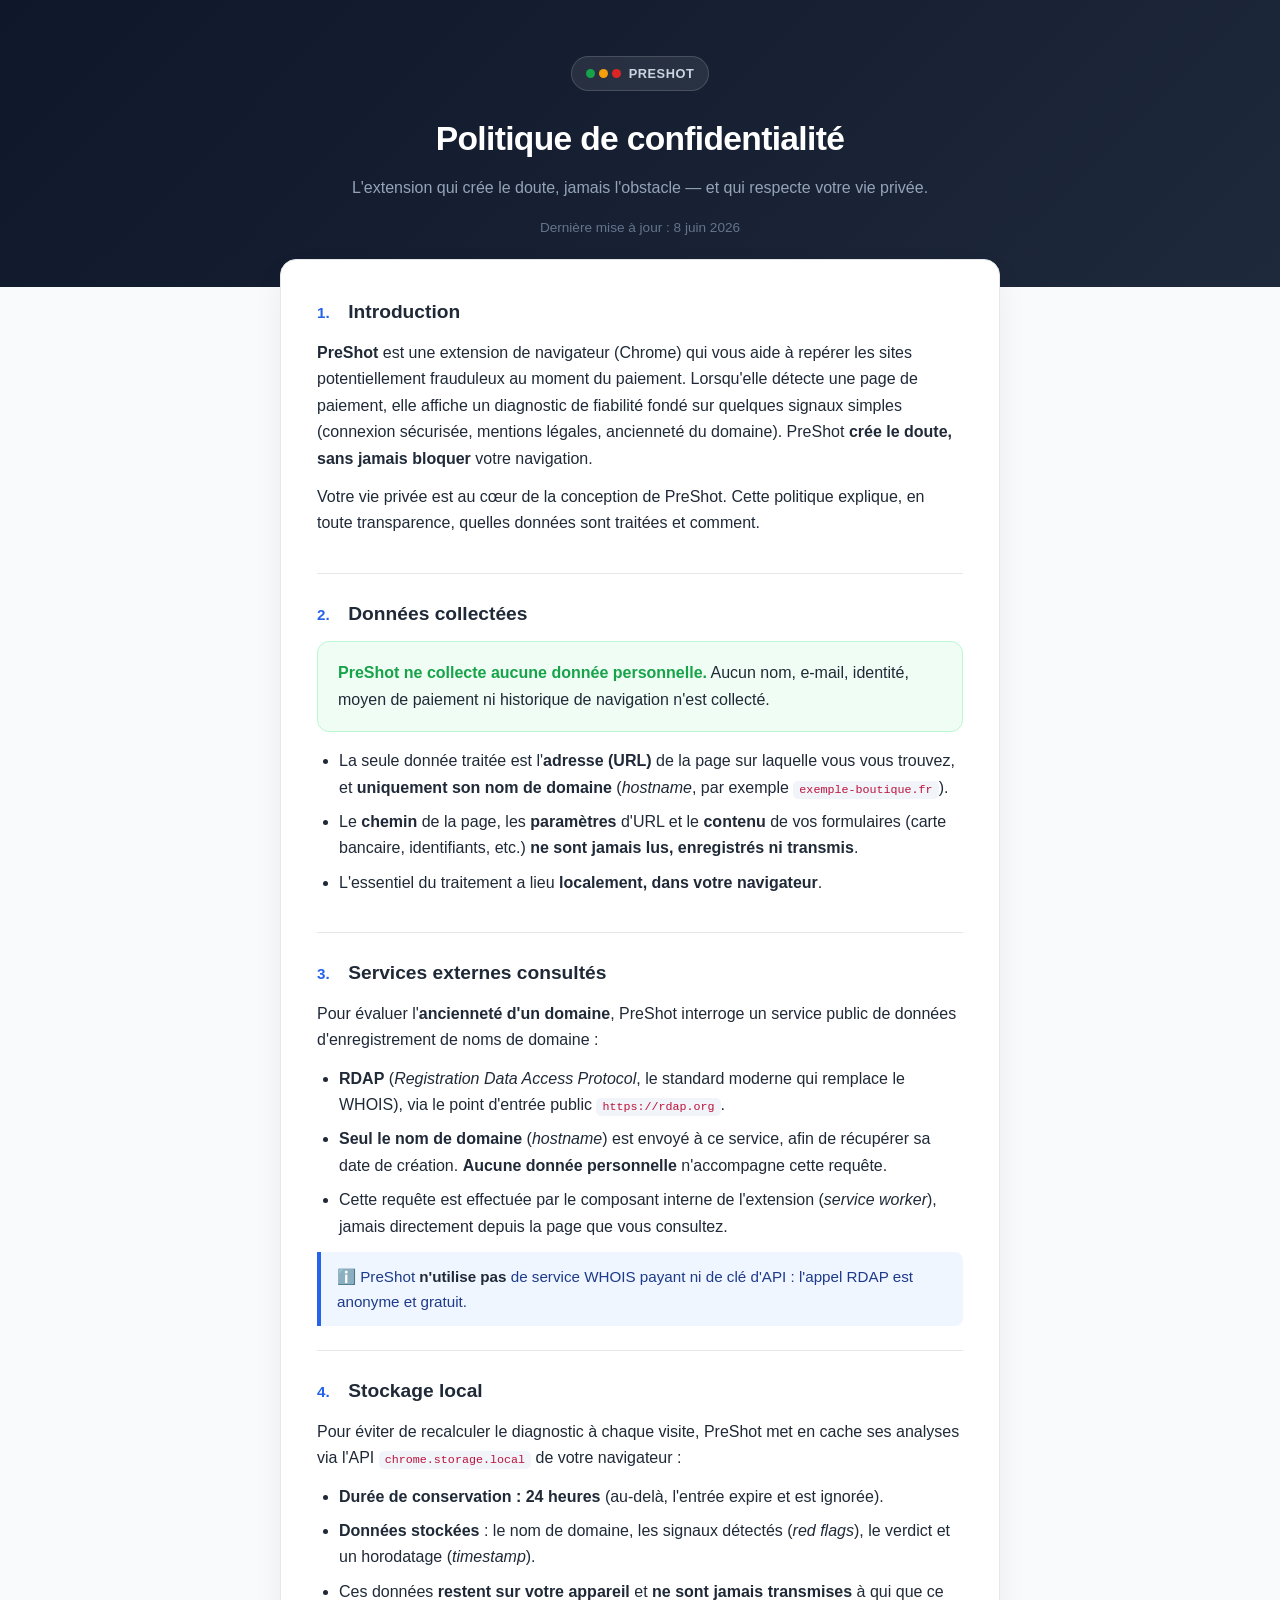
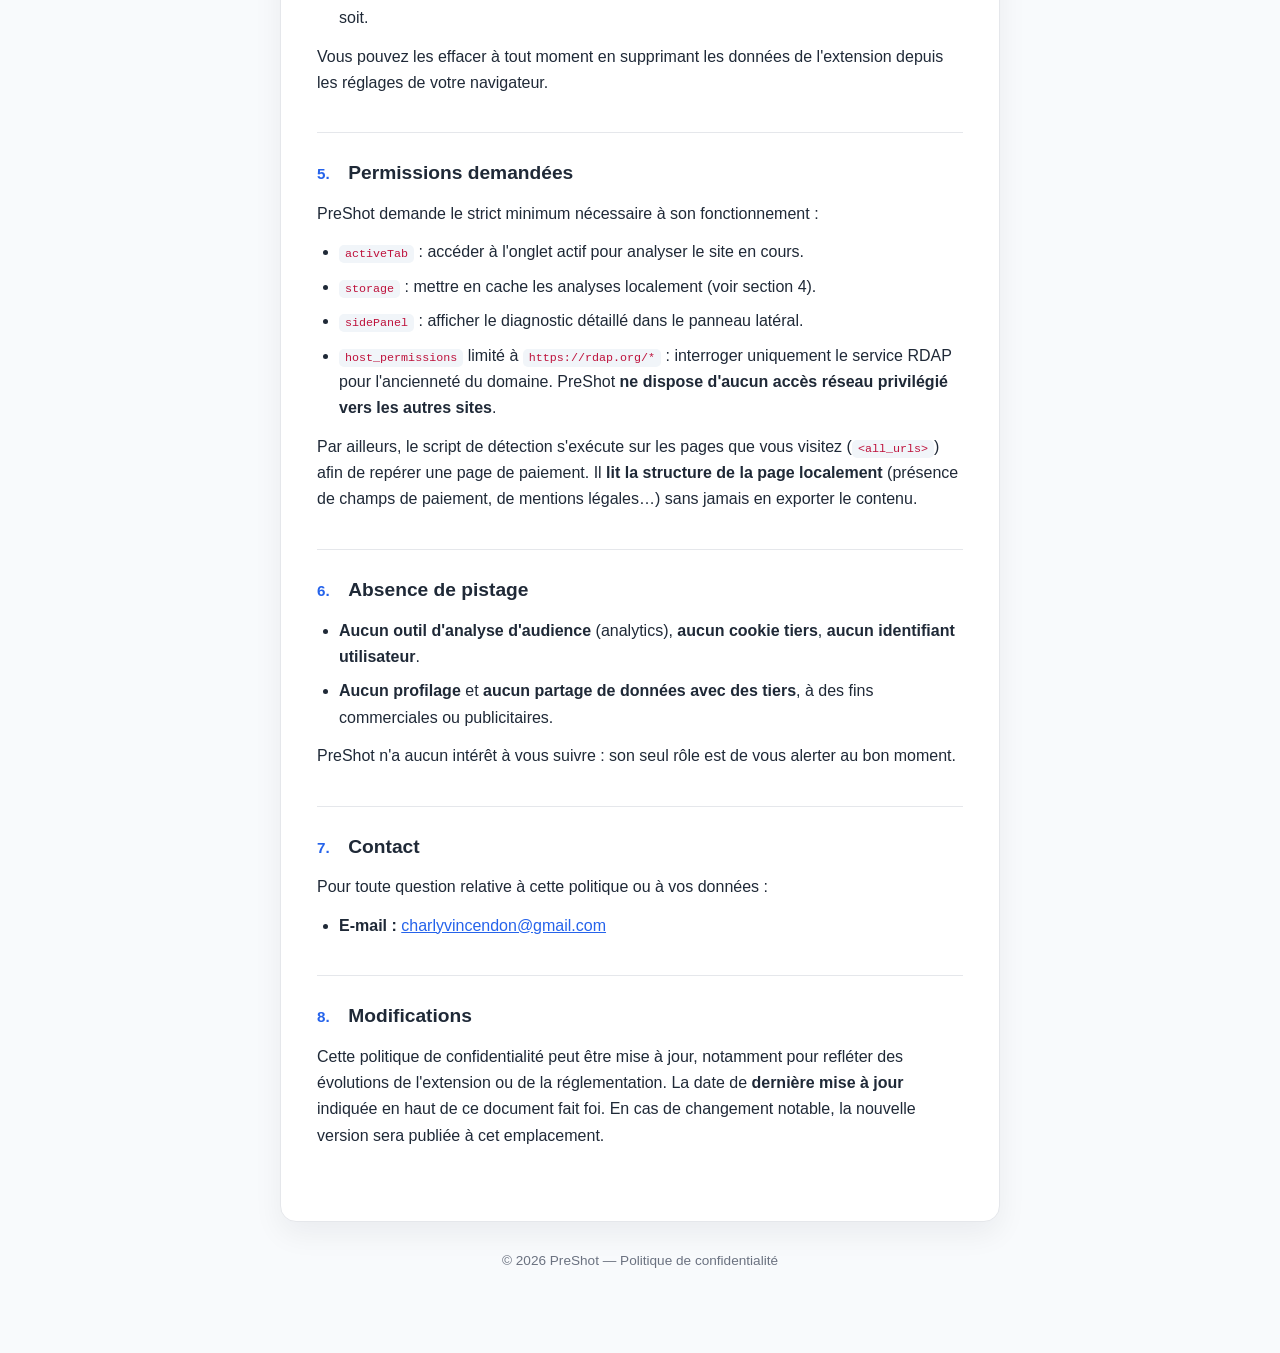
<file: index.html>
<!DOCTYPE html>
<html lang="fr">
<head>
  <meta charset="UTF-8" />
  <meta name="viewport" content="width=device-width, initial-scale=1.0" />
  <meta name="robots" content="index, follow" />
  <title>Politique de confidentialité — PreShot</title>
  <meta name="description" content="Politique de confidentialité de l'extension PreShot : aucune donnée personnelle collectée, traitement local, transparence totale." />
  <style>
    :root {
      --green: #16a34a;
      --orange: #f59e0b;
      --red: #dc2626;
      --ink: #1f2937;
      --muted: #6b7280;
      --bg: #f8fafc;
      --card: #ffffff;
      --border: #e5e7eb;
      --accent: #2563eb;
    }

    * { box-sizing: border-box; }

    body {
      margin: 0;
      font-family: -apple-system, BlinkMacSystemFont, "Segoe UI", Roboto, Helvetica, Arial, sans-serif;
      line-height: 1.65;
      color: var(--ink);
      background: var(--bg);
    }

    .wrap {
      max-width: 760px;
      margin: 0 auto;
      padding: 0 20px 80px;
    }

    header.hero {
      background: linear-gradient(135deg, #0f172a 0%, #1e293b 100%);
      color: #fff;
      padding: 56px 20px 48px;
      text-align: center;
    }

    .badge {
      display: inline-flex;
      align-items: center;
      gap: 8px;
      font-size: 0.8rem;
      font-weight: 600;
      letter-spacing: 0.04em;
      text-transform: uppercase;
      color: #cbd5e1;
      background: rgba(255, 255, 255, 0.08);
      border: 1px solid rgba(255, 255, 255, 0.15);
      padding: 6px 14px;
      border-radius: 999px;
    }

    .dots { display: inline-flex; gap: 4px; }
    .dot { width: 9px; height: 9px; border-radius: 50%; }
    .dot.g { background: var(--green); }
    .dot.o { background: var(--orange); }
    .dot.r { background: var(--red); }

    header.hero h1 {
      margin: 20px 0 8px;
      font-size: 2.1rem;
      letter-spacing: -0.02em;
    }

    header.hero p {
      margin: 0;
      color: #94a3b8;
      font-size: 1rem;
    }

    .updated {
      margin-top: 16px;
      font-size: 0.85rem;
      color: #64748b;
    }

    main {
      background: var(--card);
      margin-top: -28px;
      border-radius: 16px;
      border: 1px solid var(--border);
      box-shadow: 0 12px 30px rgba(15, 23, 42, 0.06);
      padding: 12px 36px 36px;
    }

    section { padding: 24px 0; border-bottom: 1px solid var(--border); }
    section:last-of-type { border-bottom: none; }

    h2 {
      font-size: 1.2rem;
      margin: 0 0 12px;
      display: flex;
      align-items: baseline;
      gap: 10px;
    }

    h2 .num {
      color: var(--accent);
      font-size: 0.95rem;
      font-weight: 700;
      min-width: 1.4em;
    }

    p { margin: 0 0 12px; }

    ul { margin: 0 0 12px; padding-left: 22px; }
    li { margin-bottom: 8px; }

    strong { color: var(--ink); }

    code {
      background: #f1f5f9;
      padding: 2px 6px;
      border-radius: 5px;
      font-size: 0.9em;
      color: #be123c;
    }

    .note {
      background: #eff6ff;
      border-left: 4px solid var(--accent);
      padding: 12px 16px;
      border-radius: 0 8px 8px 0;
      color: #1e3a8a;
      font-size: 0.95rem;
      margin: 12px 0 0;
    }

    .highlight {
      background: #f0fdf4;
      border: 1px solid #bbf7d0;
      border-radius: 12px;
      padding: 18px 20px;
      margin: 4px 0 0;
    }
    .highlight strong { color: var(--green); }

    a { color: var(--accent); }

    footer {
      text-align: center;
      color: var(--muted);
      font-size: 0.85rem;
      padding: 28px 20px 0;
    }
  </style>
</head>
<body>
  <header class="hero">
    <span class="badge">
      <span class="dots"><span class="dot g"></span><span class="dot o"></span><span class="dot r"></span></span>
      PreShot
    </span>
    <h1>Politique de confidentialité</h1>
    <p>L'extension qui crée le doute, jamais l'obstacle — et qui respecte votre vie privée.</p>
    <div class="updated">Dernière mise à jour : 8 juin 2026</div>
  </header>

  <div class="wrap">
    <main>
      <section>
        <h2><span class="num">1.</span> Introduction</h2>
        <p>
          <strong>PreShot</strong> est une extension de navigateur (Chrome) qui vous aide à
          repérer les sites potentiellement frauduleux au moment du paiement. Lorsqu'elle
          détecte une page de paiement, elle affiche un diagnostic de fiabilité fondé sur
          quelques signaux simples (connexion sécurisée, mentions légales, ancienneté du
          domaine). PreShot <strong>crée le doute, sans jamais bloquer</strong> votre navigation.
        </p>
        <p>
          Votre vie privée est au cœur de la conception de PreShot. Cette politique
          explique, en toute transparence, quelles données sont traitées et comment.
        </p>
      </section>

      <section>
        <h2><span class="num">2.</span> Données collectées</h2>
        <div class="highlight">
          <strong>PreShot ne collecte aucune donnée personnelle.</strong> Aucun nom, e-mail,
          identité, moyen de paiement ni historique de navigation n'est collecté.
        </div>
        <ul style="margin-top:16px">
          <li>
            La seule donnée traitée est l'<strong>adresse (URL)</strong> de la page sur laquelle
            vous vous trouvez, et <strong>uniquement son nom de domaine</strong> (<em>hostname</em>,
            par exemple <code>exemple-boutique.fr</code>).
          </li>
          <li>
            Le <strong>chemin</strong> de la page, les <strong>paramètres</strong> d'URL et le
            <strong>contenu</strong> de vos formulaires (carte bancaire, identifiants, etc.)
            <strong>ne sont jamais lus, enregistrés ni transmis</strong>.
          </li>
          <li>L'essentiel du traitement a lieu <strong>localement, dans votre navigateur</strong>.</li>
        </ul>
      </section>

      <section>
        <h2><span class="num">3.</span> Services externes consultés</h2>
        <p>
          Pour évaluer l'<strong>ancienneté d'un domaine</strong>, PreShot interroge un service
          public de données d'enregistrement de noms de domaine :
        </p>
        <ul>
          <li>
            <strong>RDAP</strong> (<em>Registration Data Access Protocol</em>, le standard moderne
            qui remplace le WHOIS), via le point d'entrée public <code>https://rdap.org</code>.
          </li>
          <li>
            <strong>Seul le nom de domaine</strong> (<em>hostname</em>) est envoyé à ce service,
            afin de récupérer sa date de création. <strong>Aucune donnée personnelle</strong>
            n'accompagne cette requête.
          </li>
          <li>
            Cette requête est effectuée par le composant interne de l'extension
            (<em>service worker</em>), jamais directement depuis la page que vous consultez.
          </li>
        </ul>
        <p class="note">
          ℹ️ PreShot <strong>n'utilise pas</strong> de service WHOIS payant ni de clé d'API :
          l'appel RDAP est anonyme et gratuit.
        </p>
      </section>

      <section>
        <h2><span class="num">4.</span> Stockage local</h2>
        <p>
          Pour éviter de recalculer le diagnostic à chaque visite, PreShot met en cache ses
          analyses via l'API <code>chrome.storage.local</code> de votre navigateur :
        </p>
        <ul>
          <li><strong>Durée de conservation : 24 heures</strong> (au-delà, l'entrée expire et est ignorée).</li>
          <li>
            <strong>Données stockées</strong> : le nom de domaine, les signaux détectés
            (<em>red flags</em>), le verdict et un horodatage (<em>timestamp</em>).
          </li>
          <li>
            Ces données <strong>restent sur votre appareil</strong> et <strong>ne sont jamais
            transmises</strong> à qui que ce soit.
          </li>
        </ul>
        <p>
          Vous pouvez les effacer à tout moment en supprimant les données de l'extension
          depuis les réglages de votre navigateur.
        </p>
      </section>

      <section>
        <h2><span class="num">5.</span> Permissions demandées</h2>
        <p>PreShot demande le strict minimum nécessaire à son fonctionnement :</p>
        <ul>
          <li><code>activeTab</code> : accéder à l'onglet actif pour analyser le site en cours.</li>
          <li><code>storage</code> : mettre en cache les analyses localement (voir section 4).</li>
          <li><code>sidePanel</code> : afficher le diagnostic détaillé dans le panneau latéral.</li>
          <li>
            <code>host_permissions</code> limité à <code>https://rdap.org/*</code> : interroger
            uniquement le service RDAP pour l'ancienneté du domaine. PreShot <strong>ne dispose
            d'aucun accès réseau privilégié vers les autres sites</strong>.
          </li>
        </ul>
        <p>
          Par ailleurs, le script de détection s'exécute sur les pages que vous visitez
          (<code>&lt;all_urls&gt;</code>) afin de repérer une page de paiement. Il <strong>lit la
          structure de la page localement</strong> (présence de champs de paiement, de mentions
          légales…) sans jamais en exporter le contenu.
        </p>
      </section>

      <section>
        <h2><span class="num">6.</span> Absence de pistage</h2>
        <ul>
          <li>
            <strong>Aucun outil d'analyse d'audience</strong> (analytics), <strong>aucun cookie
            tiers</strong>, <strong>aucun identifiant utilisateur</strong>.
          </li>
          <li>
            <strong>Aucun profilage</strong> et <strong>aucun partage de données avec des
            tiers</strong>, à des fins commerciales ou publicitaires.
          </li>
        </ul>
        <p>
          PreShot n'a aucun intérêt à vous suivre : son seul rôle est de vous alerter au
          bon moment.
        </p>
      </section>

      <section>
        <h2><span class="num">7.</span> Contact</h2>
        <p>Pour toute question relative à cette politique ou à vos données :</p>
        <ul>
          <li><strong>E-mail :</strong> <a href="mailto:charlyvincendon@gmail.com">charlyvincendon@gmail.com</a></li>
        </ul>
      </section>

      <section>
        <h2><span class="num">8.</span> Modifications</h2>
        <p>
          Cette politique de confidentialité peut être mise à jour, notamment pour refléter
          des évolutions de l'extension ou de la réglementation. La date de <strong>dernière
          mise à jour</strong> indiquée en haut de ce document fait foi. En cas de changement
          notable, la nouvelle version sera publiée à cet emplacement.
        </p>
      </section>
    </main>

    <footer>
      © 2026 PreShot — Politique de confidentialité
    </footer>
  </div>
</body>
</html>
</file>
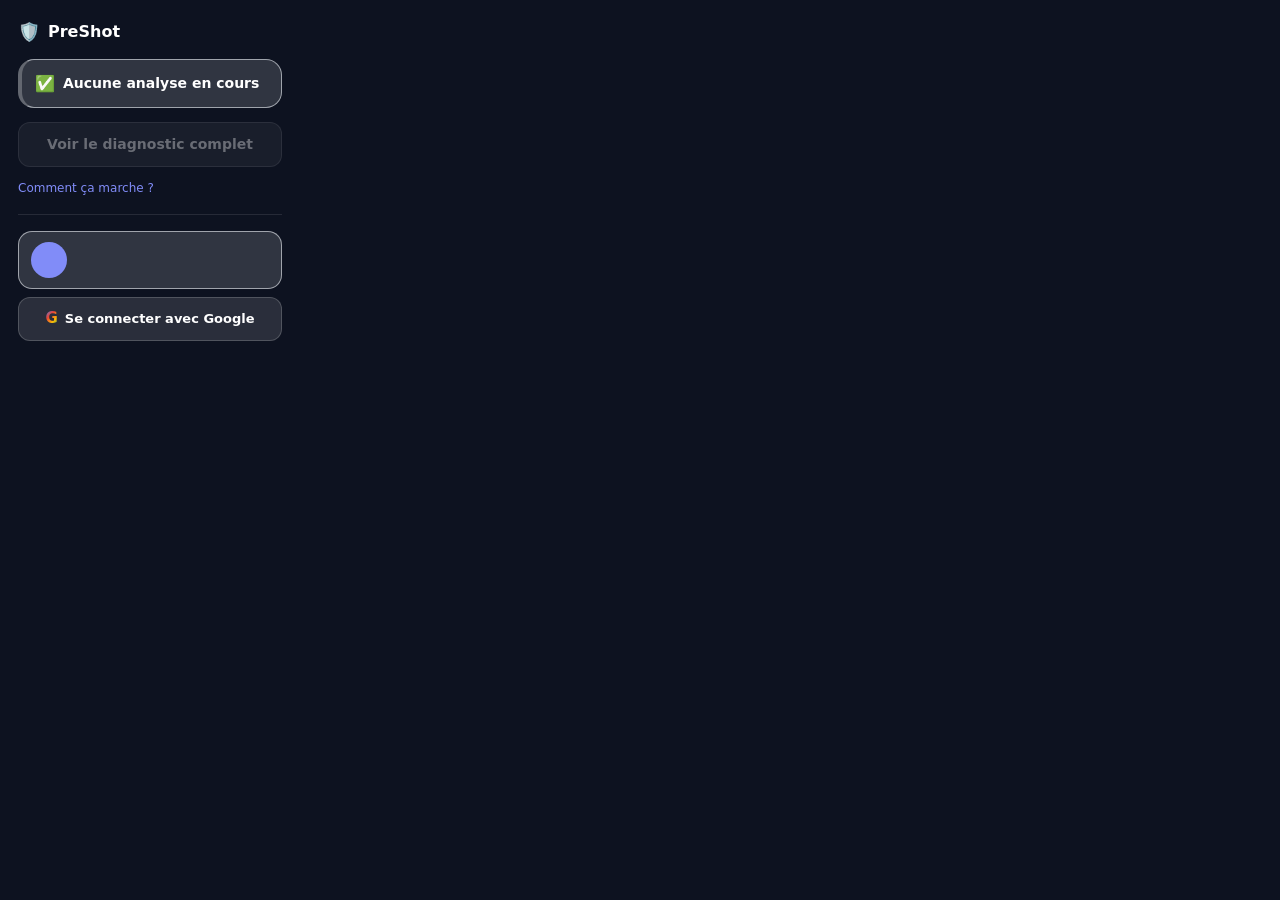
<file: popup/popup.html>
<!DOCTYPE html>
<html lang="fr">
<head>
  <meta charset="UTF-8" />
  <meta name="viewport" content="width=device-width, initial-scale=1.0" />
  <title>PreShot</title>
  <style>
    /* Thème sombre aligné sur le side panel / la notification (maquette Figma). */
    :root {
      --preshot-bg: #0d1220;
      --preshot-text: #ffffff;
      --preshot-text-soft: rgba(255, 255, 255, 0.7);
      --preshot-accent: #818cf8;
      --preshot-card-bg: rgba(249, 250, 251, 0.15);
      --preshot-card-border: rgba(236, 239, 243, 0.6);
      --preshot-safe: #34d399;
      --preshot-warning: #fbbf24;
      --preshot-danger: #f87171;
      --preshot-neutral: rgba(255, 255, 255, 0.25);
    }

    * { box-sizing: border-box; margin: 0; padding: 0; }

    body {
      font-family: "Inter", system-ui, -apple-system, "Segoe UI", Roboto, Helvetica, Arial, sans-serif;
      width: 300px;
      padding: 18px;
      background: var(--preshot-bg);
      color: var(--preshot-text);
      font-size: 14px;
      line-height: 1.5;
    }

    #preshot-popup-brand {
      display: flex;
      align-items: center;
      gap: 8px;
      font-size: 16px;
      font-weight: 700;
      margin-bottom: 14px;
    }
    #preshot-popup-logo { font-size: 18px; }

    /* État courant : icône + label, coloré selon data-level. */
    #preshot-popup-state {
      display: flex;
      align-items: center;
      gap: 8px;
      padding: 13px;
      border-radius: 16px;
      background: var(--preshot-card-bg);
      border: 1px solid var(--preshot-card-border);
      border-left: 4px solid var(--preshot-neutral);
      font-weight: 600;
    }
    #preshot-popup-state-icon { font-size: 16px; line-height: 1; }

    #preshot-popup-state[data-level="safe"]    { border-left-color: var(--preshot-safe); }
    #preshot-popup-state[data-level="warning"] { border-left-color: var(--preshot-warning); }
    #preshot-popup-state[data-level="danger"]  { border-left-color: var(--preshot-danger); }
    #preshot-popup-state[data-level="safe"]    #preshot-popup-state-label { color: var(--preshot-safe); }
    #preshot-popup-state[data-level="warning"] #preshot-popup-state-label { color: var(--preshot-warning); }
    #preshot-popup-state[data-level="danger"]  #preshot-popup-state-label { color: var(--preshot-danger); }

    #preshot-popup-domain {
      margin-top: 8px;
      font-size: 12px;
      color: var(--preshot-text-soft);
      word-break: break-all;
    }

    #preshot-popup-diagnostic {
      width: 100%;
      margin-top: 14px;
      padding: 11px 12px;
      border: 1px solid rgba(255, 255, 255, 0.18);
      border-radius: 12px;
      background: rgba(255, 255, 255, 0.12);
      color: #ffffff;
      font: inherit;
      font-weight: 600;
      cursor: pointer;
      transition: background 0.15s ease;
    }
    #preshot-popup-diagnostic:hover:not(:disabled) { background: rgba(255, 255, 255, 0.2); }
    #preshot-popup-diagnostic:disabled {
      background: rgba(255, 255, 255, 0.05);
      border-color: rgba(255, 255, 255, 0.08);
      color: rgba(255, 255, 255, 0.35);
      cursor: not-allowed;
    }

    #preshot-popup-help {
      display: inline-block;
      margin-top: 12px;
      font-size: 12px;
      color: var(--preshot-accent);
      text-decoration: none;
      cursor: pointer;
    }
    #preshot-popup-help:hover { text-decoration: underline; }

    #preshot-popup-help-text {
      margin-top: 8px;
      font-size: 12px;
      color: var(--preshot-text-soft);
    }
    #preshot-popup-help-text ul { margin: 4px 0 0 16px; }

    /* ── Section auth ──────────────────────────────────────── */
    #preshot-auth-separator {
      margin: 16px 0;
      border: none;
      border-top: 1px solid rgba(255, 255, 255, 0.10);
    }

    #preshot-user-card {
      display: flex;
      align-items: center;
      gap: 10px;
      padding: 10px 12px;
      border-radius: 14px;
      background: var(--preshot-card-bg);
      border: 1px solid var(--preshot-card-border);
      margin-bottom: 8px;
    }

    #preshot-user-avatar {
      flex-shrink: 0;
      width: 36px;
      height: 36px;
      border-radius: 50%;
      background: var(--preshot-accent);
      color: #fff;
      font-weight: 700;
      font-size: 15px;
      display: flex;
      align-items: center;
      justify-content: center;
      overflow: hidden;
    }
    #preshot-user-avatar img {
      width: 36px;
      height: 36px;
      border-radius: 50%;
      object-fit: cover;
      display: block;
    }

    #preshot-user-name {
      font-weight: 600;
      font-size: 13px;
      color: var(--preshot-text);
    }
    #preshot-user-email {
      font-size: 11px;
      color: var(--preshot-text-soft);
      word-break: break-all;
    }

    #login-btn {
      width: 100%;
      padding: 11px 12px;
      border: 1px solid rgba(255, 255, 255, 0.18);
      border-radius: 12px;
      background: rgba(255, 255, 255, 0.12);
      color: #ffffff;
      font: inherit;
      font-weight: 600;
      font-size: 13px;
      cursor: pointer;
      transition: background 0.15s ease;
      display: flex;
      align-items: center;
      justify-content: center;
      gap: 7px;
    }
    #login-btn:hover { background: rgba(255, 255, 255, 0.20); }

    /* Lettre « G » colorée façon Google */
    #login-btn-glyph {
      font-size: 15px;
      font-weight: 700;
      background: linear-gradient(135deg, #4285F4, #EA4335, #FBBC05, #34A853);
      -webkit-background-clip: text;
      -webkit-text-fill-color: transparent;
      background-clip: text;
      line-height: 1;
    }

    #logout-btn {
      width: 100%;
      padding: 8px 12px;
      border: 1px solid rgba(255, 255, 255, 0.10);
      border-radius: 10px;
      background: transparent;
      color: var(--preshot-text-soft);
      font: inherit;
      font-size: 12px;
      cursor: pointer;
      transition: color 0.15s ease, background 0.15s ease;
    }
    #logout-btn:hover { color: #ffffff; background: rgba(255, 255, 255, 0.08); }

    #preshot-auth-error {
      margin-top: 8px;
      font-size: 12px;
      color: var(--preshot-danger);
    }
  </style>
</head>
<body>
  <div id="preshot-popup-brand">
    <span id="preshot-popup-logo" aria-hidden="true">🛡️</span>
    <span>PreShot</span>
  </div>

  <!-- État courant — rempli par popup.js (data-level pilote la couleur). -->
  <div id="preshot-popup-state" data-level="neutral">
    <span id="preshot-popup-state-icon" aria-hidden="true">✅</span>
    <span id="preshot-popup-state-label">Aucune analyse en cours</span>
  </div>

  <p id="preshot-popup-domain" hidden></p>

  <button id="preshot-popup-diagnostic" type="button" disabled>
    Voir le diagnostic complet
  </button>

  <a id="preshot-popup-help" href="#" role="button">Comment ça marche ?</a>

  <div id="preshot-popup-help-text" hidden>
    PreShot détecte les pages de paiement et vérifie quelques signaux de fiabilité :
    <ul>
      <li>connexion sécurisée (HTTPS)</li>
      <li>présence de mentions légales / CGV</li>
      <li>ancienneté du domaine</li>
    </ul>
    Le diagnostic est indicatif : il crée le doute, il ne bloque jamais.
  </div>

  <hr id="preshot-auth-separator" aria-hidden="true">

  <div id="preshot-popup-auth">
    <!-- Utilisateur connecté -->
    <div id="preshot-user-card" hidden>
      <div id="preshot-user-avatar" aria-hidden="true"></div>
      <div>
        <div id="preshot-user-name"></div>
        <div id="preshot-user-email"></div>
      </div>
    </div>

    <!-- Non connecté -->
    <button id="login-btn" type="button">
      <span id="login-btn-glyph" aria-hidden="true">G</span>
      Se connecter avec Google
    </button>

    <!-- Déconnexion -->
    <button id="logout-btn" type="button" hidden>Se déconnecter</button>

    <!-- Erreur -->
    <p id="preshot-auth-error" hidden></p>
  </div>

  <script src="popup.js"></script>
</body>
</html>
</file>
